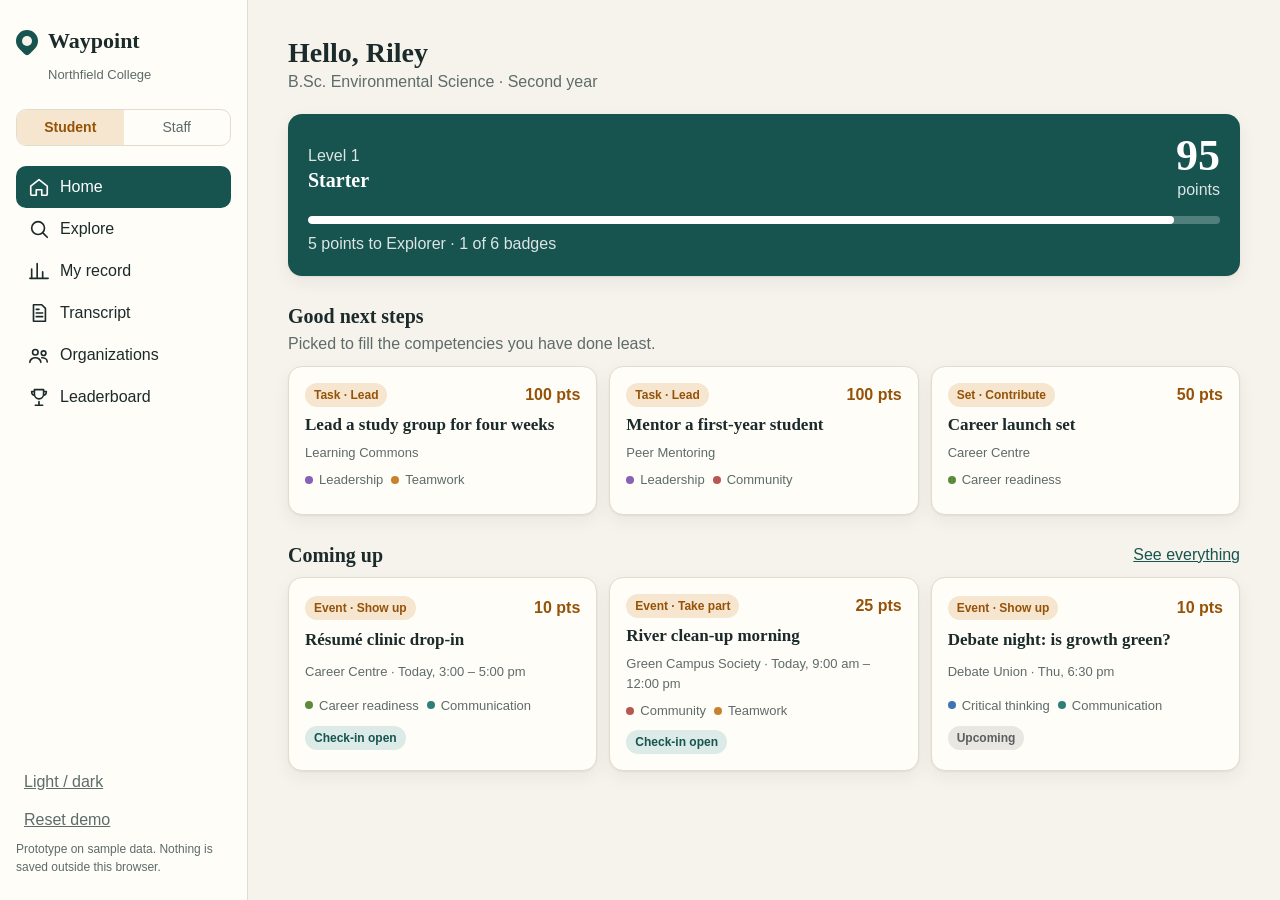
<file: app/index.html>
<!doctype html>
<html lang="en">
<head>
<meta charset="utf-8">
<meta name="viewport" content="width=device-width, initial-scale=1">
<title>Waypoint</title>
<link rel="icon" href="data:image/svg+xml,%3Csvg xmlns=%27http://www.w3.org/2000/svg%27 viewBox=%270 0 32 32%27%3E%3Ccircle cx=%2716%27 cy=%2716%27 r=%2714%27 fill=%27%2317544f%27/%3E%3Ccircle cx=%2716%27 cy=%2716%27 r=%276%27 fill=%27%23f6f3ec%27/%3E%3C/svg%3E">
<link rel="stylesheet" href="styles.css">
</head>
<body>
<a class="skip" href="#main">Skip to content</a>
<div class="shell">
  <aside class="side" aria-label="Main">
    <div class="brand" id="brandSide"><span class="mark" aria-hidden="true"></span><span id="brandName">Waypoint</span></div>
    <div class="college" id="college"></div>
    <div class="roleseg" id="role" role="group" aria-label="View"></div>
    <nav id="nav" class="nav"></nav>
    <div class="side-foot">
      <button class="link" data-action="theme">Light / dark</button>
      <button class="link" data-action="reset">Reset demo</button>
      <p class="fine" id="fine">Prototype on sample data. Nothing is saved outside this browser.</p>
    </div>
  </aside>
  <div class="col">
    <header class="top">
      <div class="brand small" id="brandTop"><span class="mark" aria-hidden="true"></span><span id="brandName2">Waypoint</span></div>
      <div class="top-actions">
        <a id="roleLink" class="rolelink" href="#/staff/overview">Staff view</a>
        <button class="link" data-action="theme" aria-label="Switch light or dark">Theme</button>
        <button class="link" data-action="reset">Reset</button>
      </div>
    </header>
    <main id="main" tabindex="-1"></main>
  </div>
  <nav id="tabs" class="tabs" aria-label="Main"></nav>
</div>
<div id="toast" class="toast" role="status" aria-live="polite"></div>
<script src="data.js"></script>
<script src="app.js"></script>
<script src="staff.js"></script>
</body>
</html>
</file>
<file: app/styles.css>
:root {
  --bg: #f6f3ec; --surface: #fffdf8; --ink: #1b2a2a; --muted: #5d6b69; --line: #e2dccf;
  --brand: #17544f; --brand-ink: #ffffff; --brand-soft: #dcebe7; --accent: #955208; --accent-soft: #f6e6cf; --accent-bright: #c9822b;
  --ok: #2c6e3f; --ok-soft: #dff0e2; --warn: #8a5a00; --warn-soft: #f7ebc8; --off: #5a5e61; --off-soft: #e9e7e1;
  --hero-bg: #17544f; --hero-ink: #ffffff;
  --radius: 14px; --shadow: 0 1px 2px rgba(27,42,42,.06), 0 6px 18px rgba(27,42,42,.06);
}
:root[data-theme="dark"] {
  --bg: #111817; --surface: #19221f; --ink: #e8ece8; --muted: #9aa8a4; --line: #2b3733;
  --brand: #6fc5ba; --brand-ink: #0e1a18; --brand-soft: #1f3531; --accent: #e9a552; --accent-soft: #3a2c17; --accent-bright: #e9a552;
  --hero-bg: #1d4a45; --hero-ink: #eef4f1;
    --ok: #7fce93; --ok-soft: #1d3324; --warn: #e6c36a; --warn-soft: #3a3118; --off: #a3a8a6; --off-soft: #262d2b;
  --shadow: 0 1px 2px rgba(0,0,0,.3);
}
@media (prefers-color-scheme: dark) {
  :root:not([data-theme="light"]) {
    --bg: #111817; --surface: #19221f; --ink: #e8ece8; --muted: #9aa8a4; --line: #2b3733;
    --brand: #6fc5ba; --brand-ink: #0e1a18; --brand-soft: #1f3531; --accent: #e9a552; --accent-soft: #3a2c17; --accent-bright: #e9a552;
    --hero-bg: #1d4a45; --hero-ink: #eef4f1;
    --ok: #7fce93; --ok-soft: #1d3324; --warn: #e6c36a; --warn-soft: #3a3118; --off: #a3a8a6; --off-soft: #262d2b;
    --shadow: 0 1px 2px rgba(0,0,0,.3);
  }
}
* { box-sizing: border-box; }
html { -webkit-text-size-adjust: 100%; }
body { margin: 0; background: var(--bg); color: var(--ink);
  font: 16px/1.5 ui-sans-serif, -apple-system, BlinkMacSystemFont, "Segoe UI", Inter, Roboto, sans-serif; }
h1, h2, h3 { font-family: ui-serif, Georgia, "Iowan Old Style", "Times New Roman", serif; line-height: 1.2; margin: 0; font-weight: 600; }
h1 { font-size: 28px; } h2 { font-size: 20px; } h3 { font-size: 17px; }
p { margin: 0; }
a { color: var(--brand); }
button, input, select, textarea { font: inherit; color: inherit; }
:focus-visible { outline: 3px solid var(--accent); outline-offset: 2px; border-radius: 6px; }
main:focus-visible { outline: none; }
.skip { position: absolute; left: -999px; top: 8px; background: var(--surface); padding: 8px 12px; border-radius: 8px; z-index: 50; }
.skip:focus { left: 8px; }

/* Layout: phone first */
.shell { min-height: 100vh; }
.side { display: none; }
.col { min-width: 0; }
.top { display: flex; align-items: center; justify-content: space-between; padding: 12px 16px; position: sticky; top: 0;
  background: var(--bg); border-bottom: 1px solid var(--line); z-index: 10; }
main { padding: 20px 16px 96px; max-width: 1040px; margin: 0 auto; outline: none; overflow-wrap: anywhere; }
.tabs { position: fixed; left: 0; right: 0; bottom: 0; display: flex; background: var(--surface); border-top: 1px solid var(--line);
  padding: 6px 4px calc(6px + env(safe-area-inset-bottom)); z-index: 20; }
.tabs a { flex: 1; min-width: 0; text-align: center; text-decoration: none; color: var(--muted); font-size: 11px; padding: 6px 2px; border-radius: 10px; }
.tabs a svg { display: block; margin: 0 auto 2px; }
.tabs a.on { color: var(--brand); font-weight: 600; background: var(--brand-soft); }

.brand { display: flex; align-items: center; gap: 10px; font-family: ui-serif, Georgia, serif; font-size: 22px; font-weight: 600; }
.brand.small { font-size: 19px; }
.mark { width: 22px; height: 22px; border-radius: 50% 50% 50% 4px; background: var(--brand); transform: rotate(-45deg); position: relative; flex: none; }
.mark::after { content: ""; position: absolute; inset: 6px; border-radius: 50%; background: var(--bg); }
.link { background: none; border: 0; padding: 6px 8px; color: var(--muted); cursor: pointer; text-decoration: underline; border-radius: 6px; }
.link:hover { color: var(--ink); }
.top-actions { display: flex; gap: 2px; }
.fine { font-size: 12px; color: var(--muted); }

@media (min-width: 900px) {
  .shell { display: grid; grid-template-columns: 248px minmax(0, 1fr); }
  .side { display: flex; flex-direction: column; gap: 6px; padding: 24px 16px; border-right: 1px solid var(--line);
    position: sticky; top: 0; height: 100vh; background: var(--surface); }
  .college { color: var(--muted); font-size: 13px; margin: 2px 0 18px 32px; }
  .nav a { display: flex; align-items: center; gap: 10px; padding: 9px 12px; border-radius: 10px; color: var(--ink); text-decoration: none; }
  .nav a:hover { background: var(--off-soft); }
  .nav a.on { background: var(--brand); color: var(--brand-ink); }
  .side-foot { margin-top: auto; display: flex; flex-direction: column; align-items: flex-start; gap: 2px; }
  .top, .tabs { display: none; }
  main { padding: 36px 40px 64px; }
}

/* Blocks */
.stack { display: grid; gap: 16px; }
.head { display: flex; flex-wrap: wrap; align-items: end; justify-content: space-between; gap: 8px 16px; margin-bottom: 4px; }
.sub { color: var(--muted); }
.card { background: var(--surface); border: 1px solid var(--line); border-radius: var(--radius); padding: 16px; box-shadow: var(--shadow); min-width: 0; }
.grid { display: grid; gap: 12px; grid-template-columns: repeat(auto-fill, minmax(min(100%, 280px), 1fr)); }
.row { display: flex; flex-wrap: wrap; align-items: center; gap: 8px; }
.between { justify-content: space-between; }
.sect { margin-top: 12px; }
.sect > h2 { margin-bottom: 10px; }

.hero { background: var(--hero-bg); color: var(--hero-ink); border: 0; padding: 20px; }
.hero .sub { color: inherit; opacity: .85; }
.hero .big { font: 600 44px/1 ui-serif, Georgia, serif; }
.hero .bar { background: rgba(255,255,255,.25); }
.hero .bar > i { background: var(--hero-bar, var(--hero-ink)); }
.bar { height: 8px; border-radius: 99px; background: var(--off-soft); overflow: hidden; }
.bar > i { display: block; height: 100%; border-radius: 99px; background: var(--brand); }

.pill { display: inline-flex; align-items: center; gap: 6px; font-size: 12px; font-weight: 600; padding: 3px 9px; border-radius: 99px;
  background: var(--off-soft); color: var(--off); white-space: nowrap; }
.pill.ok { background: var(--ok-soft); color: var(--ok); }
.pill.warn { background: var(--warn-soft); color: var(--warn); }
.pill.live { background: var(--brand-soft); color: var(--brand); }
.pill.accent { background: var(--accent-soft); color: var(--accent); }
.dot { width: 8px; height: 8px; border-radius: 50%; flex: none; }
.comp { display: inline-flex; align-items: center; gap: 6px; font-size: 13px; color: var(--muted); }

.act { display: grid; gap: 8px; text-decoration: none; color: inherit; }
.act:hover { border-color: var(--brand); }
.act .meta { font-size: 13px; color: var(--muted); }
.pts { font-weight: 700; color: var(--accent); white-space: nowrap; }

.btn { display: inline-flex; align-items: center; justify-content: center; gap: 8px; min-height: 44px; padding: 10px 16px;
  border-radius: 10px; border: 1px solid var(--brand); background: var(--brand); color: var(--brand-ink); font-weight: 600; cursor: pointer; text-decoration: none; }
.btn.ghost { background: transparent; color: var(--brand); }
.btn[disabled] { opacity: .5; cursor: not-allowed; }
label { font-weight: 600; display: block; margin-bottom: 6px; }
input[type=text], input[type=search], input[type=number], select, textarea { width: 100%; min-height: 44px; padding: 10px 12px; border-radius: 10px;
  border: 1px solid var(--line); background: var(--surface); }
textarea { min-height: 140px; resize: vertical; }
.filters { display: grid; gap: 10px; grid-template-columns: repeat(auto-fit, minmax(min(100%, 170px), 1fr)); }
.hint { font-size: 13px; color: var(--muted); margin-top: 6px; }
.err { color: #b3261e; font-weight: 600; margin-top: 6px; }
:root[data-theme="dark"] .err { color: #ff9a90; }
.note { border-left: 4px solid var(--accent-bright, var(--accent)); background: var(--accent-soft); padding: 10px 12px; border-radius: 0 10px 10px 0; }
.switch { display: flex; align-items: center; gap: 10px; cursor: pointer; font-weight: 400; margin: 0; }
.switch input { width: 20px; height: 20px; accent-color: var(--brand); }

.badge { display: grid; grid-template-columns: 52px minmax(0, 1fr); gap: 12px; align-items: center; }
.medal { width: 52px; height: 52px; border-radius: 50%; display: grid; place-items: center; background: var(--off-soft); color: var(--off);
  font: 700 18px ui-serif, Georgia, serif; border: 2px dashed var(--line); }
.badge.got .medal { background: var(--accent-soft); color: var(--accent); border: 2px solid var(--accent-bright, var(--accent)); }

.cmap { display: grid; gap: 10px; }
.cmap .line { display: grid; grid-template-columns: minmax(0, 150px) minmax(0, 1fr) 28px; gap: 10px; align-items: center; font-size: 14px; }
.tl { list-style: none; margin: 0; padding: 0; display: grid; gap: 0; }
.tl li { display: grid; grid-template-columns: 64px minmax(0, 1fr) auto; gap: 10px; padding: 10px 0; border-bottom: 1px solid var(--line); align-items: baseline; }
.tl li:last-child { border-bottom: 0; }
.tl .d { color: var(--muted); font-size: 13px; }

.board { list-style: none; margin: 0; padding: 0; counter-reset: r; }
.board li { counter-increment: r; display: grid; grid-template-columns: 32px minmax(0, 1fr) auto; gap: 10px; padding: 10px 4px; border-bottom: 1px solid var(--line); align-items: center; }
.board li::before { content: counter(r); color: var(--muted); font-weight: 700; text-align: center; }
.board li.me { background: var(--brand-soft); border-radius: 10px; border-bottom-color: transparent; font-weight: 600; }
.seg { display: inline-flex; border: 1px solid var(--line); border-radius: 10px; overflow: hidden; }
.seg button { border: 0; background: transparent; padding: 8px 14px; cursor: pointer; min-height: 40px; }
.seg button[aria-pressed="true"] { background: var(--brand); color: var(--brand-ink); font-weight: 600; }

.avatar { width: 40px; height: 40px; border-radius: 50%; background: var(--brand-soft); color: var(--brand); display: grid; place-items: center; font-weight: 700; flex: none; }
.people { list-style: none; margin: 0; padding: 0; display: grid; gap: 10px; }
.people li { display: flex; gap: 10px; align-items: center; }
.back { display: inline-block; margin-bottom: 8px; color: var(--muted); }

/* Transcript */
.paper { background: #fff; color: #1b2a2a; border: 1px solid #d9d4c7; border-radius: 6px; padding: 28px; box-shadow: var(--shadow); }
.paper h2, .paper h3 { color: var(--paper-brand, #17544f); }
.paper .rule { border: 0; border-top: 2px solid var(--paper-brand, #17544f); margin: 14px 0; }
.paper table { width: 100%; border-collapse: collapse; font-size: 14px; }
.paper th, .paper td { text-align: left; padding: 6px 8px 6px 0; border-bottom: 1px solid #e6e1d5; vertical-align: top; }
.paper .muted { color: #5d6b69; }
.scroll { overflow-x: auto; }

.toast { position: fixed; left: 50%; bottom: 84px; transform: translate(-50%, 20px); background: var(--ink); color: var(--bg);
  padding: 10px 16px; border-radius: 99px; opacity: 0; pointer-events: none; transition: .2s; max-width: calc(100vw - 32px); z-index: 40; text-align: center; }
.toast.show { opacity: 1; transform: translate(-50%, 0); }
@media (min-width: 900px) { .toast { bottom: 28px; } }
@media (prefers-reduced-motion: reduce) { .toast { transition: none; } }

/* ---------- staff side ---------- */
[hidden] { display: none !important; }
.roleseg { display: flex; border: 1px solid var(--line); border-radius: 10px; overflow: hidden; margin: 0 0 14px; }
.roleseg a { flex: 1; text-align: center; padding: 7px 8px; text-decoration: none; color: var(--muted); font-size: 14px; }
.roleseg a.on { background: var(--accent-soft); color: var(--accent); font-weight: 700; }
.rolelink { border: 1px solid var(--line); border-radius: 99px; padding: 5px 10px; text-decoration: none; color: var(--ink); font-size: 14px; white-space: nowrap; align-self: center; }
:root[data-role="staff"] .mark { background: var(--accent); }
.count { margin-left: auto; background: var(--ink); color: var(--bg); border-radius: 99px; font-size: 12px; font-weight: 700; padding: 1px 7px; }
.tabs a { position: relative; }
.tabs .count { position: absolute; top: 2px; left: calc(50% + 6px); margin: 0; }
.tiles { display: grid; gap: 12px; grid-template-columns: repeat(auto-fit, minmax(min(100%, 150px), 1fr)); }
.tile { display: block; text-decoration: none; color: inherit; }
a.tile:hover { border-color: var(--brand); }
.tile .n { font: 600 34px/1.1 ui-serif, Georgia, serif; }
.tile .l { color: var(--muted); font-size: 14px; }
.todo { list-style: none; margin: 6px 0 0; padding: 0; }
.todo li { display: flex; flex-wrap: wrap; align-items: center; justify-content: space-between; gap: 8px 12px; padding: 10px 0; border-bottom: 1px solid var(--line); }
.todo li:last-child { border-bottom: 0; padding-bottom: 0; }
.q { margin: 0; padding: 10px 12px; background: var(--off-soft); border-radius: 10px; white-space: pre-wrap; }
.rows { list-style: none; margin: 0; padding: 0; display: grid; gap: 10px; }
.rowitem { display: flex; flex-wrap: wrap; align-items: center; justify-content: space-between; gap: 12px; }
.rowitem .grow { flex: 1 1 280px; min-width: 0; }
.meta { font-size: 13px; color: var(--muted); }
.btn.sm { min-height: 36px; padding: 6px 12px; font-size: 14px; }
fieldset { border: 1px solid var(--line); border-radius: 12px; padding: 14px; margin: 0; min-width: 0; }
fieldset.card { padding: 16px; }
legend { font-weight: 700; padding: 0 6px; }
.fgrid { display: grid; gap: 14px; grid-template-columns: repeat(auto-fit, minmax(min(100%, 220px), 1fr)); }
.checks { display: flex; flex-wrap: wrap; gap: 6px 20px; }
.checks label { font-weight: 400; display: inline-flex; align-items: center; gap: 8px; margin: 0; min-height: 34px; }
.checks input { width: 18px; height: 18px; accent-color: var(--brand); flex: none; }
.codebig { font: 700 clamp(34px, 10vw, 76px)/1.1 ui-monospace, SFMono-Regular, Menlo, Consolas, monospace; letter-spacing: .04em; color: var(--brand); padding: 18px 0 10px; }
.tbl { width: 100%; min-width: 640px; border-collapse: collapse; font-size: 15px; }
.tbl th { text-align: left; font-size: 13px; color: var(--muted); font-weight: 600; padding: 6px 12px 8px 0; border-bottom: 1px solid var(--line); white-space: nowrap; }
.tbl td { padding: 10px 12px 10px 0; border-bottom: 1px solid var(--line); vertical-align: top; }
.tbl tr:last-child td { border-bottom: 0; }

/* ---------- brand packs (see app/brand/README.md) ---------- */
.brandlogo { display: block; width: 100%; max-width: 208px; height: auto; background: #fff; border-radius: 12px; padding: 10px; }
.brandmark { display: block; height: 38px; width: auto; background: #fff; border-radius: 8px; padding: 3px 6px; }
:root[data-brand] .college { margin: 8px 0 14px 2px; }
.paperlogo { display: block; height: 104px; width: auto; margin: 0 0 8px -4px; }
.foot { margin-top: 28px; max-width: 70ch; }

@media print {
  .side, .top, .tabs, .toast, .noprint { display: none !important; }
  .shell { display: block; } main { padding: 0; max-width: none; }
  body { background: #fff; } .paper { border: 0; box-shadow: none; padding: 0; }
}
</file>
